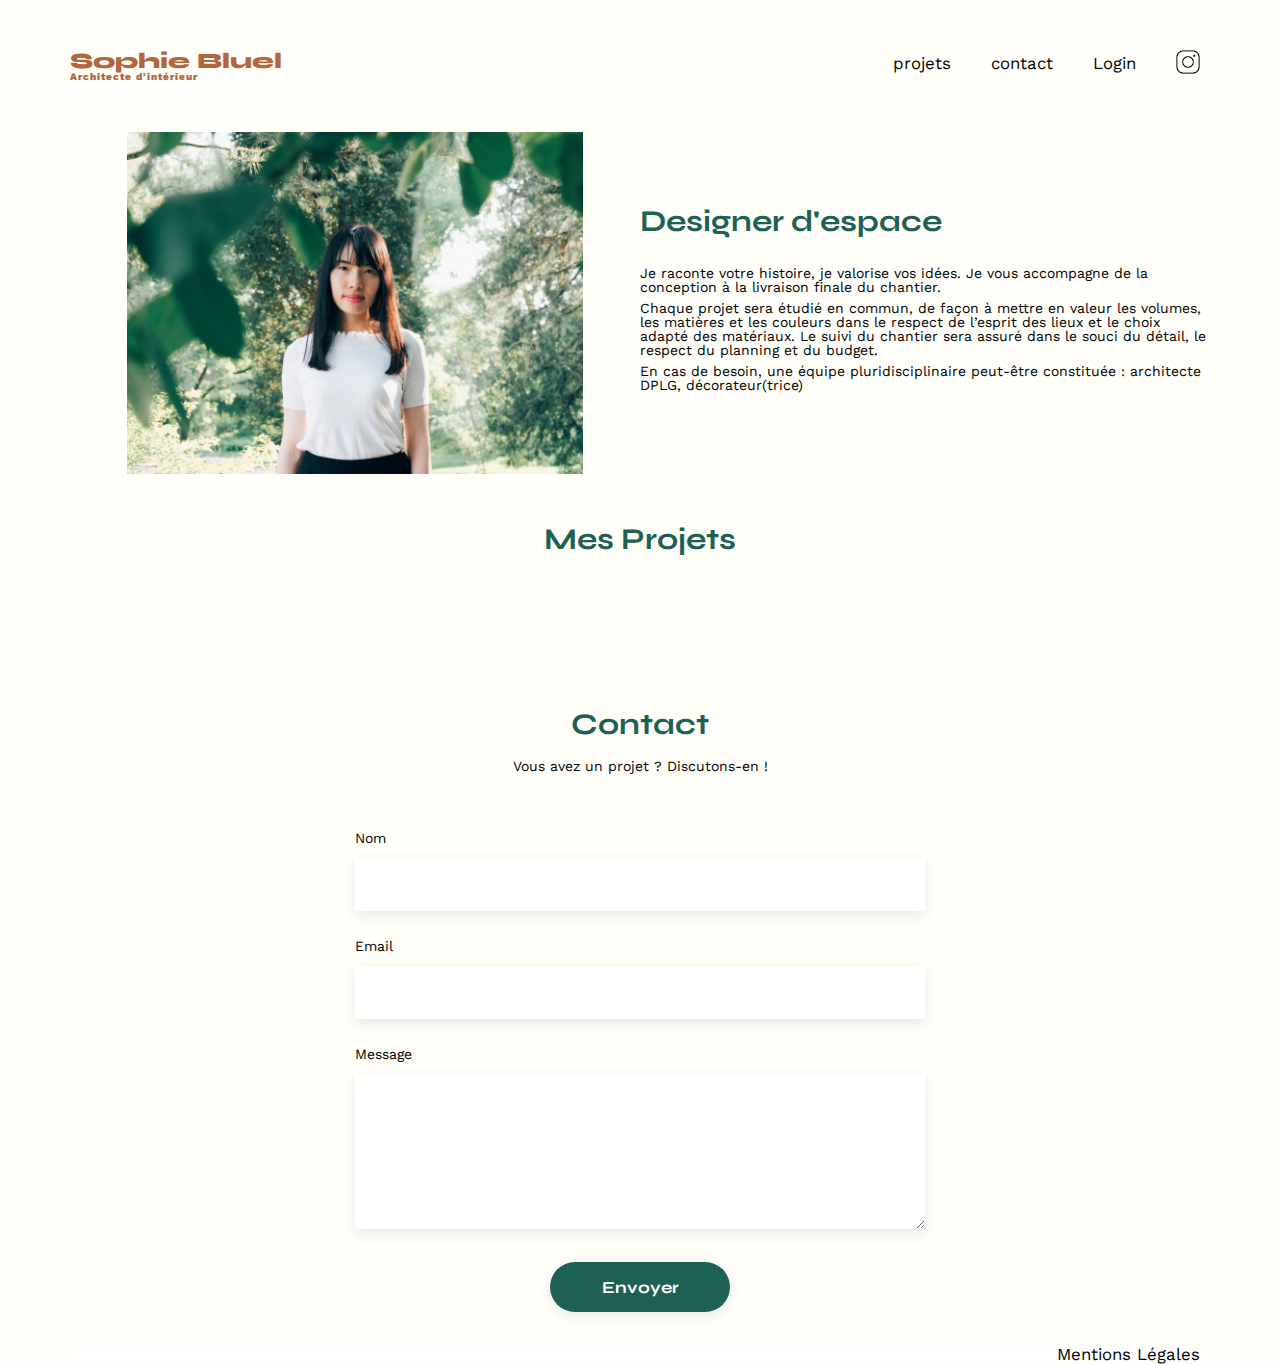
<file: FrontEnd/index.html>
<!DOCTYPE html>
<html lang="fr">
  <head>
    <meta charset="UTF-8" />
    <title>Sophie Bluel - Architecte d'intérieur</title>
    <meta name="viewport" content="width=device-width, initial-scale=1.0" />
    <link rel="preconnect" href="https://fonts.googleapis.com" />
    <link rel="preconnect" href="https://fonts.gstatic.com" crossorigin />
    <link
      href="https://fonts.googleapis.com/css2?family=Syne:wght@700;800&family=Work+Sans&display=swap"
      rel="stylesheet"
    />
    <link
      rel="stylesheet"
      href="https://cdnjs.cloudflare.com/ajax/libs/font-awesome/6.0.0-beta3/css/all.min.css"
    />
    <meta name="description" content="" />
    <link rel="stylesheet" href="./assets/style.css" />
  </head>
  <body>
    <header>
      <h1>Sophie Bluel <span>Architecte d'intérieur</span></h1>
      <nav>
        <ul>
          <li><a href="#mesProjets">projets</a></li>
          <li><a href="#contact">contact</a></li>
          <li><a href="login.html" id="loginPage">login</a></li>
          <li><img src="./assets/icons/instagram.png" alt="Instagram" /></li>
        </ul>
      </nav>
    </header>
    <main>
      <section id="introduction">
        <figure>
          <img src="./assets/images/sophie-bluel.png" alt="" />
        </figure>
        <article>
          <h2>Designer d'espace</h2>
          <p>
            Je raconte votre histoire, je valorise vos idées. Je vous accompagne
            de la conception à la livraison finale du chantier.
          </p>
          <p>
            Chaque projet sera étudié en commun, de façon à mettre en valeur les
            volumes, les matières et les couleurs dans le respect de l’esprit
            des lieux et le choix adapté des matériaux. Le suivi du chantier
            sera assuré dans le souci du détail, le respect du planning et du
            budget.
          </p>
          <p>
            En cas de besoin, une équipe pluridisciplinaire peut-être constituée
            : architecte DPLG, décorateur(trice)
          </p>
        </article>
      </section>
      <section id="portfolio">
        <h2 id="mesProjets" class="project-title">
          Mes Projets
          <!-- à rajouter quand admin pret : style="display: none"-->
          <span id="editButton" class="edit-button" style="display: none">
            <i class="fa-regular fa-pen-to-square"></i>
            Modifier
          </span>
        </h2>

        <ul id="categoryMenu"></ul>
        <div class="gallery">
          <!-- <figure>
				<img src="assets/images/abajour-tahina.png" alt="Abajour Tahina">
				<figcaption>Abajour Tahina</figcaption>
			</figure>
			<figure>
				<img src="assets/images/appartement-paris-v.png" alt="Appartement Paris V">
				<figcaption>Appartement Paris V</figcaption>
			</figure>
			<figure>
				<img src="assets/images/restaurant-sushisen-londres.png" alt="Restaurant Sushisen - Londres">
				<figcaption>Restaurant Sushisen - Londres</figcaption>
			</figure>
			<figure>
				<img src="assets/images/la-balisiere.png" alt="Villa “La Balisiere” - Port Louis">
				<figcaption>Villa “La Balisiere” - Port Louis</figcaption>
			</figure>
			<figure>
				<img src="assets/images/structures-thermopolis.png" alt="Structures Thermopolis">
				<figcaption>Structures Thermopolis</figcaption>
			</figure>
			<figure>
				<img src="assets/images/appartement-paris-x.png" alt="Appartement Paris X">
				<figcaption>Appartement Paris X</figcaption>
			</figure>
			<figure>
				<img src="assets/images/le-coteau-cassis.png" alt="Pavillon “Le coteau” - Cassis">
				<figcaption>Pavillon “Le coteau” - Cassis</figcaption>
			</figure>
			<figure>
				<img src="assets/images/villa-ferneze.png" alt="Villa Ferneze - Isola d’Elba">
				<figcaption>Villa Ferneze - Isola d’Elba</figcaption>
			</figure>
			<figure>
				<img src="assets/images/appartement-paris-xviii.png" alt="Appartement Paris XVIII">
				<figcaption>Appartement Paris XVIII</figcaption>
			</figure>
			<figure>
				<img src="assets/images/bar-lullaby-paris.png" alt="Bar “Lullaby” - Paris">
				<figcaption>Bar “Lullaby” - Paris</figcaption>
			</figure>
			<figure>
				<img src="assets/images/hotel-first-arte-new-delhi.png" alt="Hotel First Arte - New Delhi">
				<figcaption>Hotel First Arte - New Delhi</figcaption>
			</figure> -->
        </div>
      </section>
      <section id="modalPhoto">
        <div id="sharedModal" class="modal hidden">
          <div class="modal-content">
            <i id="closeSharedModal" class="fa-solid fa-x close-modal"></i>

            <!-- Section Galerie photo -->
            <div id="editContent">
              <h3>Galerie photo</h3>
              <div class="modal-gallery"></div>
              <div class="modal-divider"></div>
              <button id="addPhotoButton" class="add-photo-button">
                Ajouter une photo
              </button>
            </div>

            <!-- Section Ajout photo -->
            <div id="addPhotoContent" class="hidden">
              <i
                id="backToGallery"
                class="fa-solid fa-arrow-left back-arrow"
              ></i>
              <!-- Flèche de retour -->

              <h3>Ajout photo</h3>
              <form id="addPhotoForm">
                <div class="upload-section">
                  <!-- Conteneur pour la prévisualisation -->
                  <div id="photoPreview" class="photo-preview"></div>
                  <!-- Champ d'upload -->
                  <label for="photoUpload" class="upload-label">
                    <i class="fa-solid fa-image"></i>
                    <span>+ Ajouter photo</span>
                  </label>
                  <input
                    type="file"
                    id="photoUpload"
                    accept="image/png, image/jpeg"
                    hidden
                  />
                  <p>jpg, png : 4mo max</p>
                </div>

                <!-- Champ Titre -->
                <label for="photoTitle">Titre</label>
                <input type="text" id="photoTitle" name="title" required />

                <!-- Champ Catégorie -->
                <label for="photoCategory">Catégorie</label>
                <select id="photoCategory" name="category" required>
                  <option value="" disabled selected>
                    Choisir une catégorie
                  </option>
                </select>
                <div class="modal-divider"></div>
                <button id="submitButton" class="add-photo-button">
                  Valider
                </button>
              </form>
            </div>
          </div>
        </div>
      </section>
      <section id="contact">
        <h2 id="contact">Contact</h2>
        <p>Vous avez un projet ? Discutons-en !</p>
        <form action="#" method="post">
          <label for="name">Nom</label>
          <input type="text" name="name" id="name" />
          <label for="email">Email</label>
          <input type="email" name="email" id="email" />
          <label for="message">Message</label>
          <textarea name="message" id="message" cols="30" rows="10"></textarea>
          <input type="submit" value="Envoyer" />
        </form>
      </section>
    </main>

    <footer>
      <nav>
        <ul>
          <li>Mentions Légales</li>
        </ul>
      </nav>
    </footer>
    <script async src="script.js"></script>
  </body>
</html>
</file>
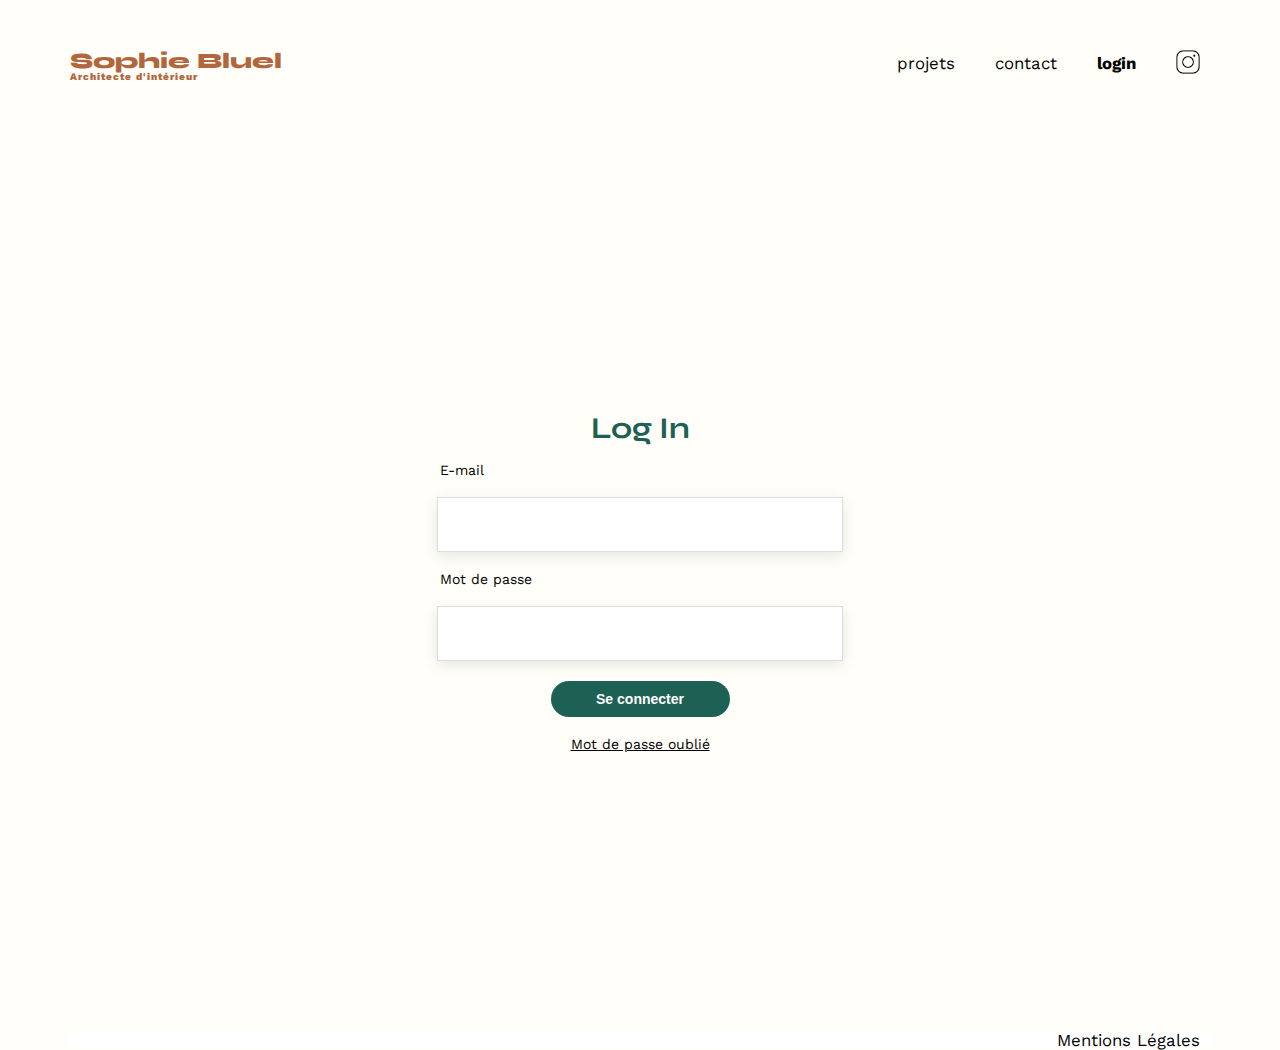
<file: FrontEnd/login.html>
<!DOCTYPE html>
<html lang="fr">
  <head>
    <meta charset="UTF-8" />
    <title>Sophie Bluel - login</title>
    <meta name="viewport" content="width=device-width, initial-scale=1.0" />
    <link rel="preconnect" href="https://fonts.googleapis.com" />
    <link rel="preconnect" href="https://fonts.gstatic.com" crossorigin />
    <link
      href="https://fonts.googleapis.com/css2?family=Syne:wght@700;800&family=Work+Sans&display=swap"
      rel="stylesheet"
    />
    <meta name="description" content="" />
    <link rel="stylesheet" href="./assets/style.css" />
  </head>
  <body>
    <header>
      <h1>Sophie Bluel <span>Architecte d'intérieur</span></h1>
      <nav>
        <ul>
          <li>projets</li>
          <li>contact</li>
          <li><a href="login.html" class="active">login</a></li>
          <li><img src="./assets/icons/instagram.png" alt="Instagram" /></li>
        </ul>
      </nav>
    </header>
    <main>
      <section id="login">
        <h2>Log In</h2>
        <form id="loginForm">
          <label for="email">E-mail</label>
          <input type="email" id="email" name="email" required />

          <label for="password">Mot de passe</label>
          <input type="password" id="password" name="password" required />

          <button id="loginButton">Se connecter</button>

          <!-- espace pour le message d'erreur si l'utlisateur se trompe -->
          <p id="errorMessage" style="color: red; display: none"></p>

          <a href="#" id="forgotPassword">Mot de passe oublié</a>
        </form>
      </section>
    </main>

    <footer>
      <nav>
        <ul>
          <li>Mentions Légales</li>
        </ul>
      </nav>
    </footer>
    <script async src="script.js"></script>
  </body>
</html>
</file>
<file: FrontEnd/assets/style.css>
/* http://meyerweb.com/eric/tools/css/reset/
   v2.0 | 20110126
   License: none (public domain)
*/

html,
body,
div,
span,
applet,
object,
iframe,
h1,
h2,
h3,
h4,
h5,
h6,
p,
blockquote,
pre,
a,
abbr,
acronym,
address,
big,
cite,
code,
del,
dfn,
em,
img,
ins,
kbd,
q,
s,
samp,
small,
strike,
strong,
sub,
sup,
tt,
var,
b,
u,
i,
center,
dl,
dt,
dd,
ol,
ul,
li,
fieldset,
form,
label,
legend,
table,
caption,
tbody,
tfoot,
thead,
tr,
th,
td,
article,
aside,
canvas,
details,
embed,
figure,
figcaption,
footer,
header,
hgroup,
menu,
nav,
output,
ruby,
section,
summary,
time,
mark,
audio,
video {
  margin: 0;
  padding: 0;
  border: 0;
  font-size: 100%;
  font: inherit;
  vertical-align: baseline;
}
/* HTML5 display-role reset for older browsers */
article,
aside,
details,
figcaption,
figure,
footer,
header,
hgroup,
menu,
nav,
section {
  display: block;
}
body {
  background-color: #fffef8; /* Fond beige clair */
  line-height: 1;
}
ol,
ul {
  list-style: none;
}
blockquote,
q {
  quotes: none;
}
blockquote:before,
blockquote:after,
q:before,
q:after {
  content: "";
  content: none;
}
table {
  border-collapse: collapse;
  border-spacing: 0;
}
/** end reset css**/
body {
  max-width: 1140px;
  margin: auto;
  font-family: "Work Sans";
  font-size: 14px;
}
header {
  display: flex;
  justify-content: space-between;
  margin: 50px 0;
}
section {
  margin: 50px 0;
}

h1 {
  display: flex;
  flex-direction: column;
  font-family: "Syne";
  font-size: 22px;
  font-weight: 800;
  color: #b1663c;
}

h1 > span {
  font-family: "Work Sans";
  font-size: 10px;
  letter-spacing: 0.1em;
}

h2 {
  font-family: "Syne";
  font-weight: 700;
  font-size: 30px;
  color: #1d6154;
}
nav ul {
  display: flex;
  align-items: center;
  list-style-type: none;
  gap: 20px;
}
nav li {
  padding: 0 10px;
  font-size: 1.2em;
}

nav li a {
  text-decoration: none;
  color: inherit; /* prend la couleur noire */
}

nav li a.active {
  font-weight: bold;
}

li:hover {
  color: #b1663c;
}

nav li img {
  width: 24px;
  height: auto;
}

#introduction {
  display: flex;
  align-items: center;
}
#introduction figure {
  flex: 1;
}
#introduction img {
  display: block;
  margin: auto;
  width: 80%;
}

#introduction article {
  flex: 1;
}
#introduction h2 {
  margin-bottom: 1em;
}

#introduction p {
  margin-bottom: 0.5em;
}
#portfolio h2 {
  text-align: center;
  margin-bottom: 1em;
}

/* Style pour le javascript du menu que j'ai rajouté */
#categoryMenu {
  display: flex;
  gap: 8px;
  list-style: none; /* Supprime les puces */
  padding: 0;
  margin: 25px 0;
  justify-content: center;
}

#categoryMenu li {
  padding: 8px 16px; /* Taille des boutons */
  border: 2px solid #1d6154;
  border-radius: 15px;
  background-color: white;
  color: #1d6154;
  font-size: 12px;
  cursor: pointer;
}

/* Effet au survol */
#categoryMenu li:hover {
  background-color: #1d6154;
  color: white;
}

/* Style pour le bouton actif (sélectionné) */
#categoryMenu li.active {
  background-color: #1d6154;
  color: white;
  border-color: #1d6154;
}

.gallery {
  width: 100%;
  display: grid;
  grid-template-columns: 1fr 1fr 1fr;
  grid-column-gap: 20px;
  grid-row-gap: 20px;
}

.gallery img {
  width: 100%;
}

#login {
  width: 400px;
  margin: auto;
  display: flex;
  flex-direction: column;
  align-items: center;
  justify-content: center;
  height: 100vh; /* Prend toute la hauteur de la page */
}

#login form {
  width: 100%;
  display: flex;
  flex-direction: column;
  gap: 20px;
  align-items: center;
}

#login label {
  width: 100%;
}

#login input {
  width: 100%;
  height: 51px;
  font-size: 16px;
  border: 1px solid #ddd;
  box-shadow: 0px 4px 14px rgba(0, 0, 0, 0.1);
}

#login button {
  width: 100%;
  max-width: 179px;
  height: 36px;
  background-color: #1d6154;
  color: white;
  border: none;
  border-radius: 25px;
  font-size: 14px;
  font-weight: 700;
  cursor: pointer;
}

#login h2 {
  margin-bottom: 20px;
}

#login a {
  color: inherit;
}

#contact {
  width: 50%;
  margin: auto;
}
#contact > * {
  text-align: center;
}
#contact h2 {
  margin-bottom: 20px;
}
#contact form {
  text-align: left;
  margin-top: 30px;
  display: flex;
  flex-direction: column;
}

#contact input {
  height: 50px;
  font-size: 1.2em;
  border: none;
  box-shadow: 0px 4px 14px rgba(0, 0, 0, 0.09);
}
#contact label {
  margin: 2em 0 1em 0;
}
#contact textarea {
  border: none;
  box-shadow: 0px 4px 14px rgba(0, 0, 0, 0.09);
}

input[type="submit"] {
  font-family: "Syne";
  font-weight: 700;
  color: white;
  background-color: #1d6154;
  margin: 2em auto;
  width: 180px;
  text-align: center;
  border-radius: 60px;
}

footer {
  background-color: #ffffff;
}

footer nav ul {
  display: flex;
  justify-content: flex-end;
  /* margin: 2em; */
}

/* Style pour masquer un élément */
.hidden {
  display: none;
}

/* Ajout spécifique pour le switch */
.modal-section {
  display: flex;
  flex-direction: column;
  gap: 20px;
}

.project-title {
  display: flex;
  justify-content: center; /* Aligne horizontalement */
  align-items: center; /* Aligne verticalement */
  gap: 20px;
}

.edit-button {
  font-size: 14px;
  color: #000;
  cursor: pointer;
}

.edit-button i {
  font-size: 16px;
}

/* Modale */
.modal {
  position: fixed;
  top: 0;
  left: 0;
  width: 100%;
  height: 100%;
  background-color: rgba(0, 0, 0, 0.5); /* Fond semi-transparent */
  display: flex;
  justify-content: center;
  align-items: center;
  z-index: 1000;
}

.modal.hidden {
  display: none;
}

.modal-gallery {
  display: grid;
  grid-template-columns: repeat(5, 76.86px); /* 5 photos par rangée */
  grid-column-gap: 10px; /* Espacement horizontal entre les photos */
  grid-row-gap: 30px; /* Espacement vertical entre les rangées */
  justify-content: center;
  align-items: start;
  margin: 80px auto;
}

.modal-gallery figure {
  margin: 0; /* Pas de marges inutiles */
  padding: 0;
  display: flex;
  justify-content: center;
  align-items: center;
}

.modal-gallery img {
  width: 76.86px;
  height: 102.57px;
  object-fit: cover; /* Remplit le conteneur sans déformer */
  display: block;
}

.modal-divider {
  width: 420px;
  height: 1px;
  background-color: #b3b3b3;
  margin: 0 auto;
}

.add-photo-button {
  width: 237px;
  height: 36px;
  background-color: #1d6154;
  color: white;
  border: none;
  border-radius: 20px;
  font-size: 14px;
  font-weight: bold;
  cursor: pointer;
  margin: 20px auto 30px auto; /* Espacement entre le divider et le bouton */
  display: block;
}

button:disabled {
  background-color: #cccccc;
  color: #666666;
}

.close-modal {
  position: absolute;
  top: 25px;
  right: 25px;
  font-size: 15px;
  cursor: pointer;
  color: #000;
}

/* Section principale pour la modale */
#modalPhoto {
  display: flex;
  justify-content: center;
  align-items: center;
  width: 100%;
}

/* Contenu de la modale */
.modal-content {
  max-width: 630px;
  max-height: 688px;
  width: 100%;
  background: white;
  border-radius: 10px;
  padding: 30px;
  box-shadow: 0px 4px 20px rgba(0, 0, 0, 0.2);
  display: flex;
  flex-direction: column;
  gap: 20px;
  position: relative; /* Nécessaire pour positionner la croix */
}

/* Titre principal */
.modal-content h3 {
  text-align: center;
  font-size: 22px;
  margin-bottom: 20px;
  color: #333;
}

/* Section d'upload */
.upload-section {
  text-align: center;
  max-width: 420px;
  width: 100%;
  height: 169px;
  background-color: #e8f1f6;
  box-sizing: border-box;
  margin: 0 auto; /* Centre horizontalement */
  position: relative; /* Nécessaire pour le positionnement de .photo-preview */
  overflow: hidden; /* Empêche les débordements de .photo-preview */
}

.upload-label {
  display: flex;
  flex-direction: column;
  align-items: center;
  justify-content: center;
  cursor: pointer;
  height: 100%;
}

.upload-label i {
  font-size: 40px;
  color: #bbb;
}

.upload-label span {
  font-size: 14px;
  color: #333;
}

.upload-section p {
  margin-top: -40px;
  font-size: 10px;
  color: #444444;
}

#photoPreview {
  display: none; /* Masqué par défaut */
  width: 100%; /* Largeur de l'encart */
  height: 100%; /* Hauteur de l'encart */
  background-size: contain; /* Adapte l'image pour qu'elle reste entière */
  background-position: center; /* Centre l'image horizontalement et verticalement */
  background-repeat: no-repeat; /* Pas de répétition de l'image */
  background-color: #e8f1f6; /* Couleur de fond correspondant à mon design */
}

/* Formulaire */
#addPhotoForm {
  display: flex;
  flex-direction: column;
  gap: 20px;
  max-width: 420px;
  width: 100%;
  margin: 40px auto; /* Centre le formulaire horizontalement */
}

/* Style des labels */
#addPhotoForm label {
  align-self: flex-start;
  font-size: 14px;
  font-weight: bold;
  color: #333;
  margin-bottom: 5px; /* Espacement entre le label et le champ */
}

/* Champs de saisie et menu déroulant */
#addPhotoForm input,
#addPhotoForm select {
  max-width: 420px;
  width: 100%;
  height: 51px;
  padding: 10px;
  font-size: 14px;
  border: 1px solid #ddd;
  border-radius: 5px;
  background-color: #f7f7f7;
  box-shadow: 0px 4px 14px rgba(0, 0, 0, 0.1);
  box-sizing: border-box;
}

/* Flèche pour revenir à la galerie photo */
.back-arrow {
  position: absolute;
  top: 20px;
  left: 20px;
  font-size: 18px;
  cursor: pointer;
  color: #333;
}

.photo-item {
  position: relative;
  display: inline-block;
  margin: 10px;
}

.delete-photo {
  position: absolute;
  top: 5px;
  right: -15px;
  background: black;
  border: none;
  color: white;
  padding: 5px;
  cursor: pointer;
  display: flex;
  align-items: center;
  justify-content: center;
  width: 20px;
  height: 20px;
}

.delete-photo i {
  font-size: 14px;
}
</file>
